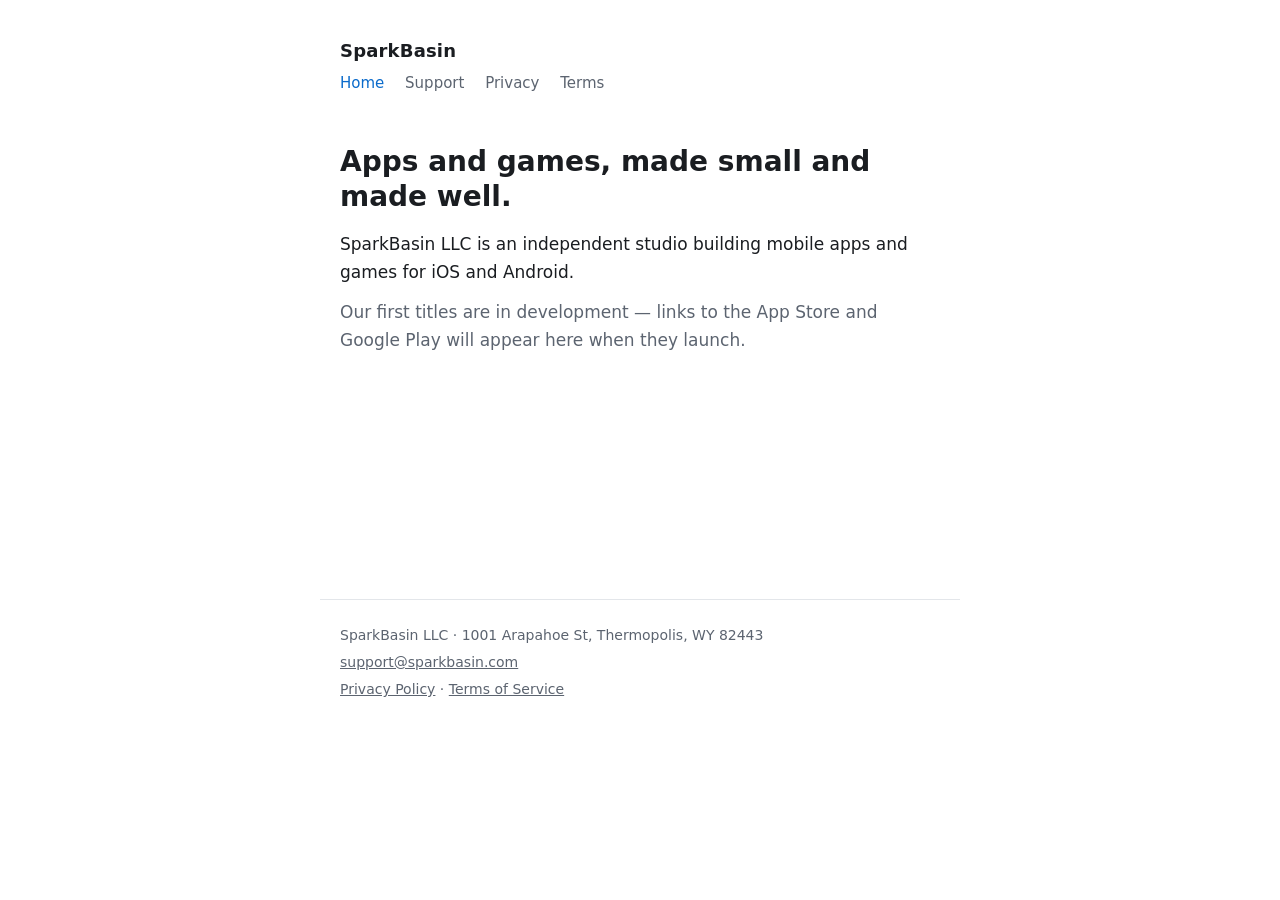
<file: index.html>
<!doctype html>
<html lang="en">
<head>
  <meta charset="utf-8">
  <meta name="viewport" content="width=device-width, initial-scale=1">
  <title>SparkBasin LLC</title>
  <meta name="description" content="SparkBasin LLC builds mobile apps and games for iOS and Android.">
  <link rel="canonical" href="https://sparkbasin.com/">
  <link rel="stylesheet" href="/assets/site.css">
</head>
<body>
  <header class="site">
    <a class="brand" href="/">SparkBasin</a>
    <nav>
      <a href="/" aria-current="page">Home</a>
      <a href="/support/">Support</a>
      <a href="/privacy/">Privacy</a>
      <a href="/terms/">Terms</a>
    </nav>
  </header>

  <main>
    <h1>Apps and games, made small and made well.</h1>
    <p>SparkBasin LLC is an independent studio building mobile apps and games
    for iOS and Android.</p>
    <p class="muted">Our first titles are in development — links to the App
    Store and Google Play will appear here when they launch.</p>
  </main>

  <footer class="site">
    <p>SparkBasin LLC · 1001 Arapahoe St, Thermopolis, WY 82443</p>
    <p><a href="mailto:support@sparkbasin.com">support@sparkbasin.com</a></p>
    <p><a href="/privacy/">Privacy Policy</a> · <a href="/terms/">Terms of Service</a></p>
  </footer>
</body>
</html>
</file>
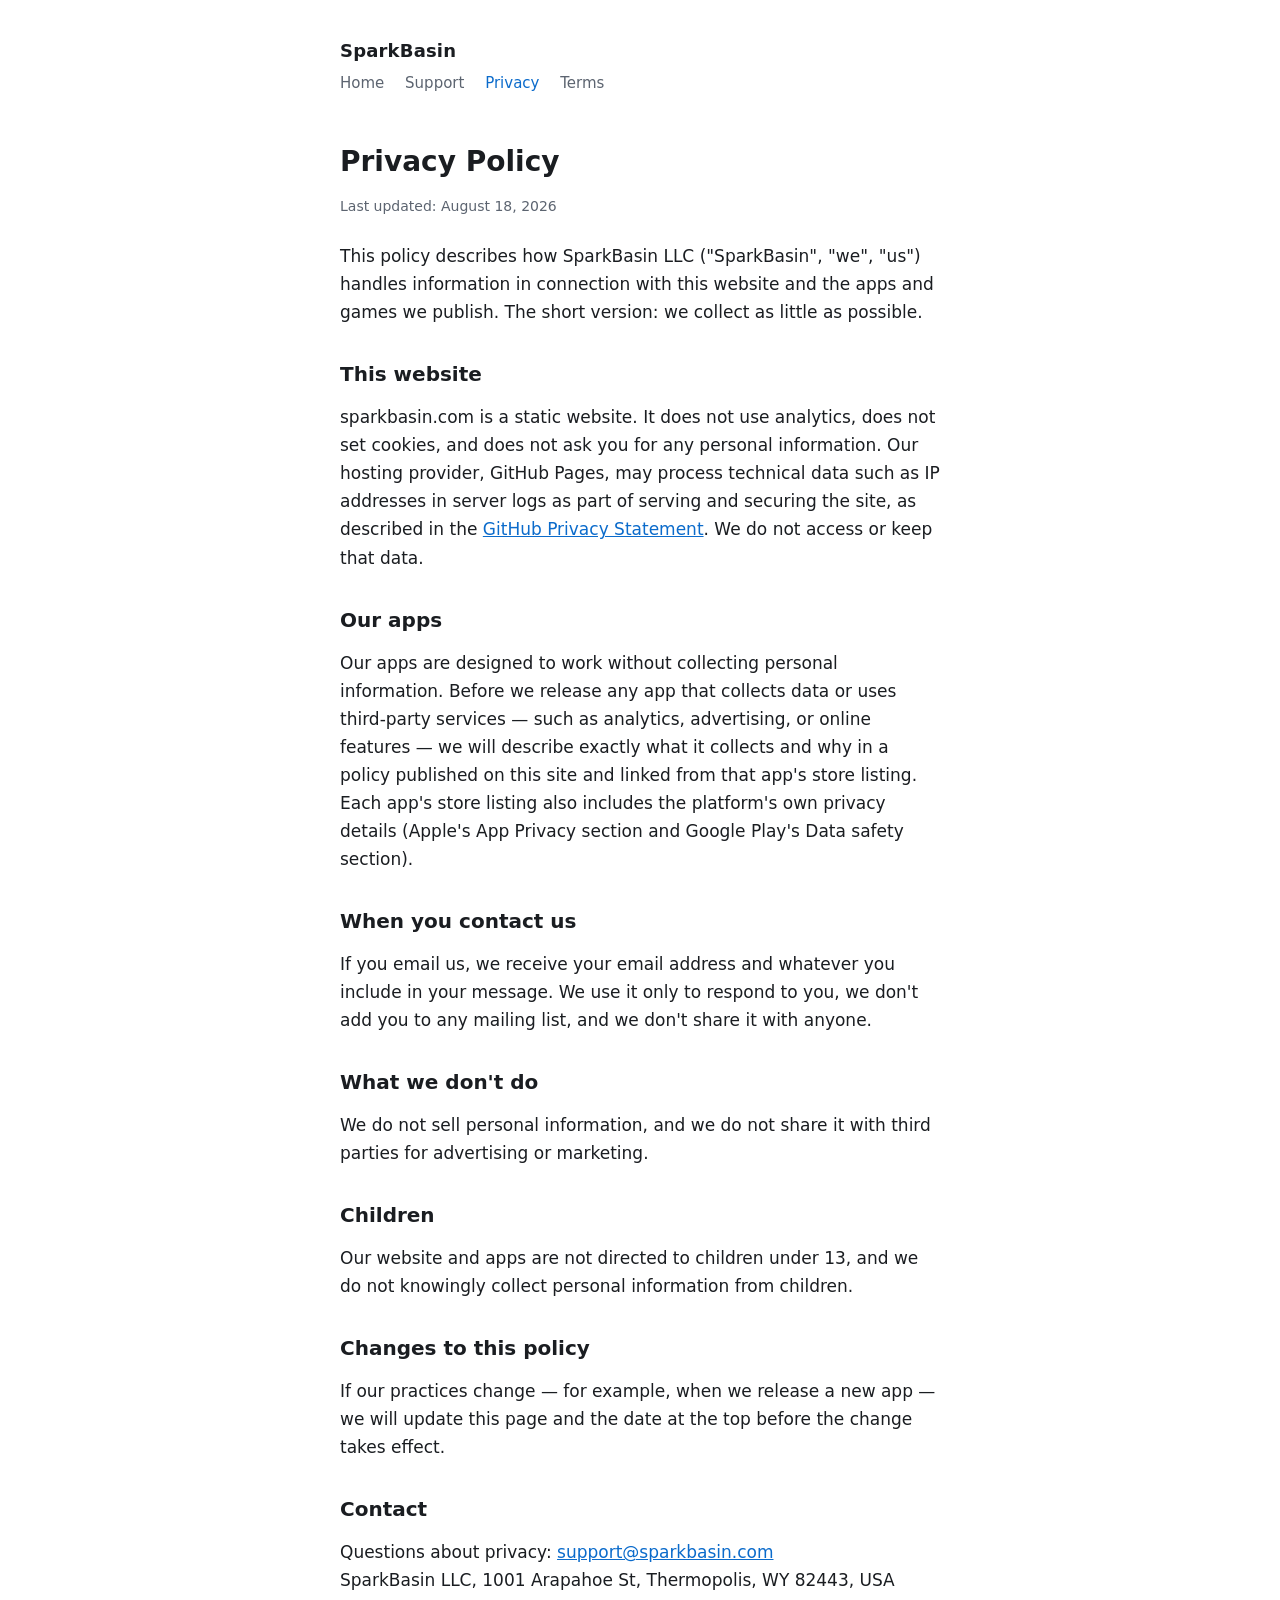
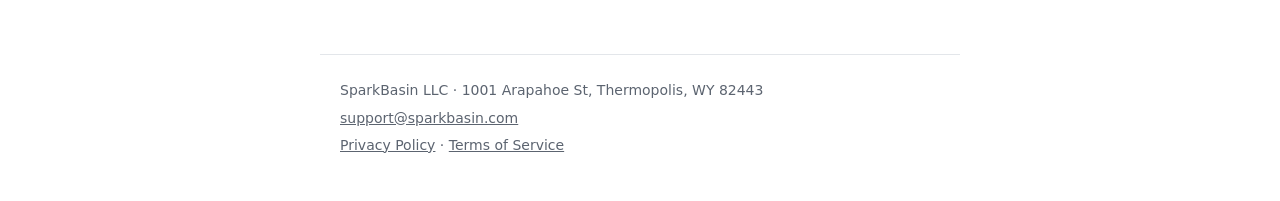
<file: privacy/index.html>
<!doctype html>
<html lang="en">
<head>
  <meta charset="utf-8">
  <meta name="viewport" content="width=device-width, initial-scale=1">
  <title>Privacy Policy — SparkBasin LLC</title>
  <meta name="description" content="Privacy policy for SparkBasin LLC, its website, and its apps and games.">
  <link rel="canonical" href="https://sparkbasin.com/privacy/">
  <link rel="stylesheet" href="/assets/site.css">
</head>
<body>
  <header class="site">
    <a class="brand" href="/">SparkBasin</a>
    <nav>
      <a href="/">Home</a>
      <a href="/support/">Support</a>
      <a href="/privacy/" aria-current="page">Privacy</a>
      <a href="/terms/">Terms</a>
    </nav>
  </header>

  <main>
    <h1>Privacy Policy</h1>
    <p class="updated">Last updated: August 18, 2026</p>

    <p>This policy describes how SparkBasin LLC ("SparkBasin", "we", "us")
    handles information in connection with this website and the apps and
    games we publish. The short version: we collect as little as
    possible.</p>

    <h2>This website</h2>
    <p>sparkbasin.com is a static website. It does not use analytics, does
    not set cookies, and does not ask you for any personal information. Our
    hosting provider, GitHub Pages, may process technical data such as IP
    addresses in server logs as part of serving and securing the site, as
    described in the
    <a href="https://docs.github.com/en/site-policy/privacy-policies/github-general-privacy-statement">GitHub
    Privacy Statement</a>. We do not access or keep that data.</p>

    <h2>Our apps</h2>
    <p>Our apps are designed to work without collecting personal
    information. Before we release any app that collects data or uses
    third-party services — such as analytics, advertising, or online
    features — we will describe exactly what it collects and why in a policy
    published on this site and linked from that app's store listing. Each
    app's store listing also includes the platform's own privacy details
    (Apple's App Privacy section and Google Play's Data safety section).</p>

    <!-- Per-app policies live at /privacy/<app-slug>/ and get linked from
         a list here once apps ship. Update this page to match each app's
         actual data practices BEFORE its store submission. -->

    <h2>When you contact us</h2>
    <p>If you email us, we receive your email address and whatever you
    include in your message. We use it only to respond to you, we don't add
    you to any mailing list, and we don't share it with anyone.</p>

    <h2>What we don't do</h2>
    <p>We do not sell personal information, and we do not share it with
    third parties for advertising or marketing.</p>

    <h2>Children</h2>
    <p>Our website and apps are not directed to children under 13, and we do
    not knowingly collect personal information from children.</p>

    <h2>Changes to this policy</h2>
    <p>If our practices change — for example, when we release a new app —
    we will update this page and the date at the top before the change takes
    effect.</p>

    <h2>Contact</h2>
    <p>Questions about privacy:
    <a href="mailto:support@sparkbasin.com">support@sparkbasin.com</a><br>
    SparkBasin LLC, 1001 Arapahoe St, Thermopolis, WY 82443, USA</p>
  </main>

  <footer class="site">
    <p>SparkBasin LLC · 1001 Arapahoe St, Thermopolis, WY 82443</p>
    <p><a href="mailto:support@sparkbasin.com">support@sparkbasin.com</a></p>
    <p><a href="/privacy/">Privacy Policy</a> · <a href="/terms/">Terms of Service</a></p>
  </footer>
</body>
</html>
</file>
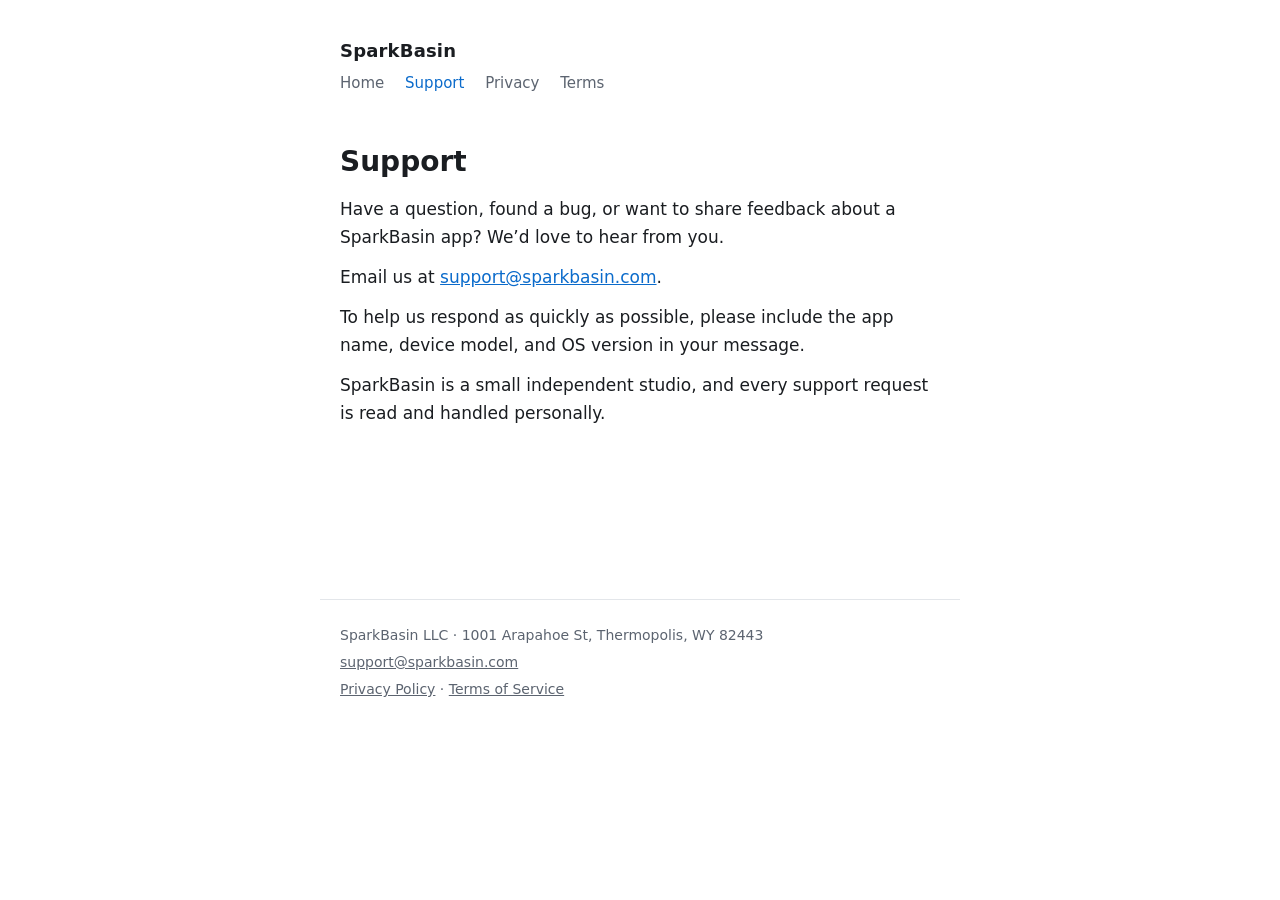
<file: support/index.html>
<!doctype html>
<html lang="en">
<head>
  <meta charset="utf-8">
  <meta name="viewport" content="width=device-width, initial-scale=1">
  <title>Support — SparkBasin LLC</title>
  <meta name="description" content="Get help with SparkBasin apps and games.">
  <link rel="canonical" href="https://sparkbasin.com/support/">
  <link rel="stylesheet" href="/assets/site.css">
</head>
<body>
  <header class="site">
    <a class="brand" href="/">SparkBasin</a>
    <nav>
      <a href="/">Home</a>
      <a href="/support/" aria-current="page">Support</a>
      <a href="/privacy/">Privacy</a>
      <a href="/terms/">Terms</a>
    </nav>
  </header>

  <main>
    <h1>Support</h1>
    <p>Have a question, found a bug, or want to share feedback about a
    SparkBasin app? We&rsquo;d love to hear from you.</p>
    <p>Email us at
    <a href="mailto:support@sparkbasin.com">support@sparkbasin.com</a>.</p>
    <p>To help us respond as quickly as possible, please include the app
    name, device model, and OS version in your message.</p>
    <p>SparkBasin is a small independent studio, and every support request
    is read and handled personally.</p>
  </main>

  <footer class="site">
    <p>SparkBasin LLC · 1001 Arapahoe St, Thermopolis, WY 82443</p>
    <p><a href="mailto:support@sparkbasin.com">support@sparkbasin.com</a></p>
    <p><a href="/privacy/">Privacy Policy</a> · <a href="/terms/">Terms of Service</a></p>
  </footer>
</body>
</html>
</file>
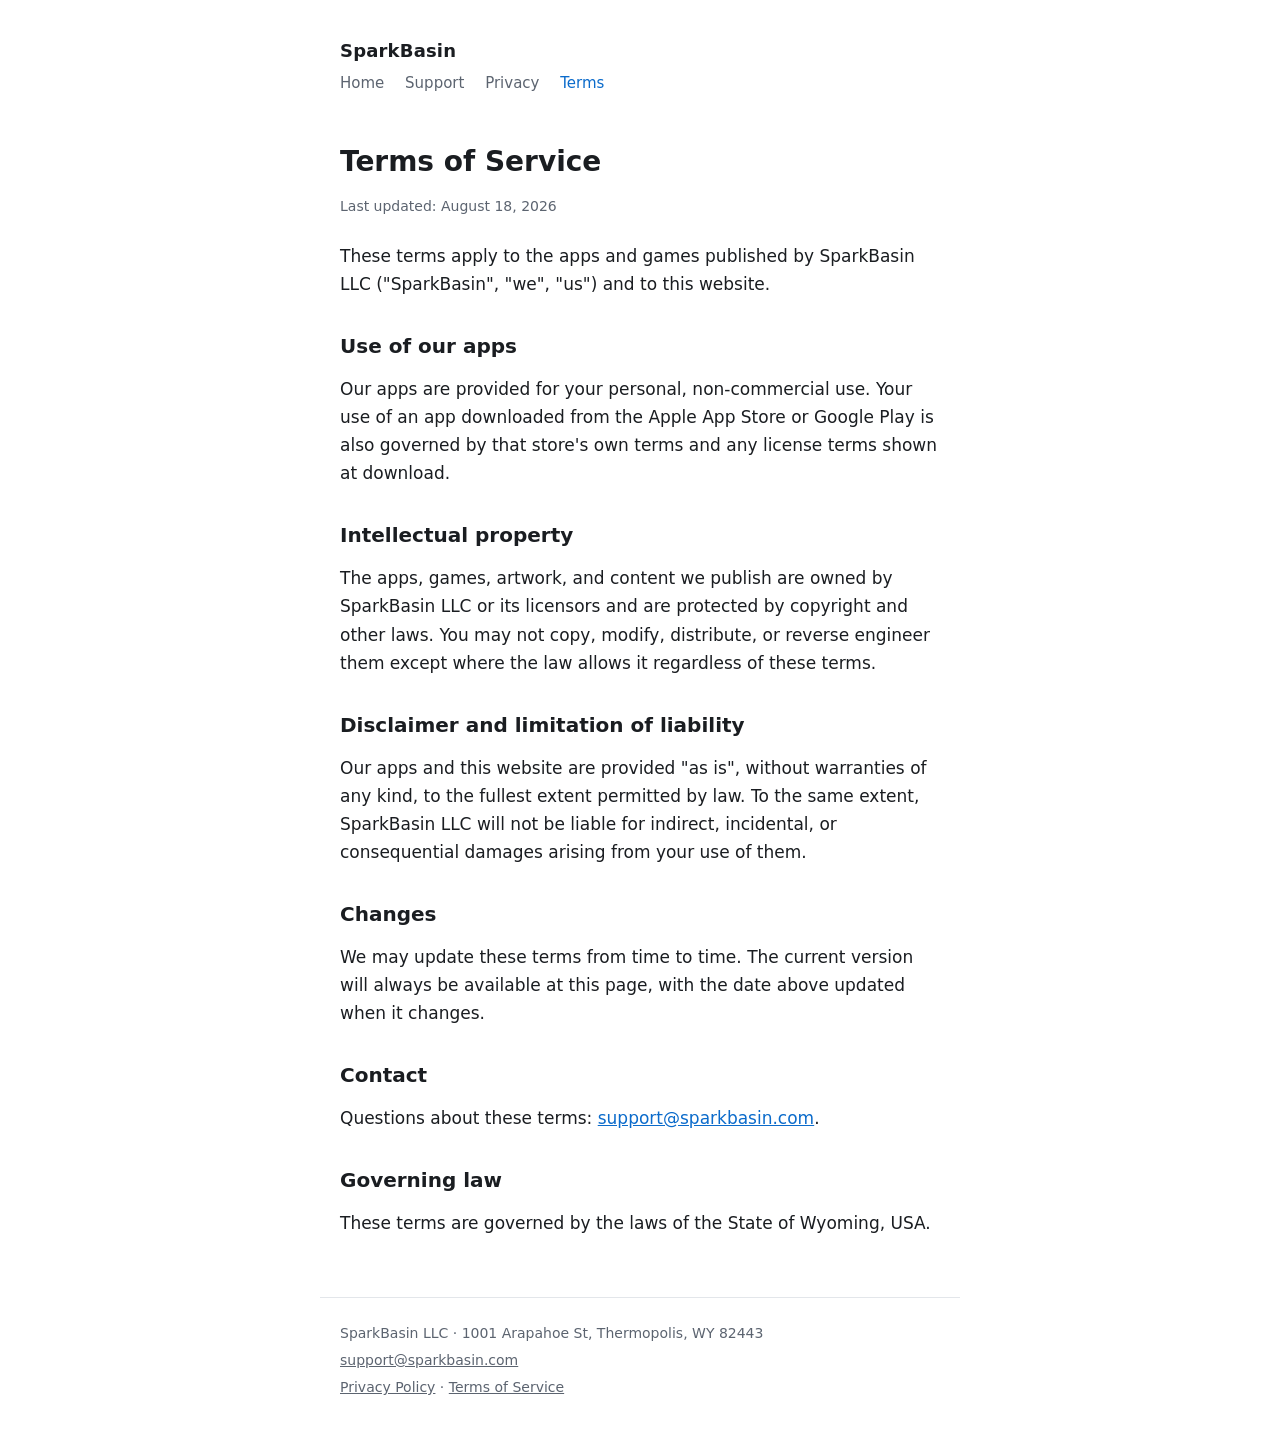
<file: terms/index.html>
<!doctype html>
<html lang="en">
<head>
  <meta charset="utf-8">
  <meta name="viewport" content="width=device-width, initial-scale=1">
  <title>Terms of Service — SparkBasin LLC</title>
  <meta name="description" content="Terms of service for SparkBasin LLC apps and games.">
  <link rel="canonical" href="https://sparkbasin.com/terms/">
  <link rel="stylesheet" href="/assets/site.css">
</head>
<body>
  <header class="site">
    <a class="brand" href="/">SparkBasin</a>
    <nav>
      <a href="/">Home</a>
      <a href="/support/">Support</a>
      <a href="/privacy/">Privacy</a>
      <a href="/terms/" aria-current="page">Terms</a>
    </nav>
  </header>

  <main>
    <h1>Terms of Service</h1>
    <p class="updated">Last updated: August 18, 2026</p>

    <p>These terms apply to the apps and games published by SparkBasin LLC
    ("SparkBasin", "we", "us") and to this website.</p>

    <h2>Use of our apps</h2>
    <p>Our apps are provided for your personal, non-commercial use. Your use
    of an app downloaded from the Apple App Store or Google Play is also
    governed by that store's own terms and any license terms shown at
    download.</p>

    <h2>Intellectual property</h2>
    <p>The apps, games, artwork, and content we publish are owned by
    SparkBasin LLC or its licensors and are protected by copyright and other
    laws. You may not copy, modify, distribute, or reverse engineer them
    except where the law allows it regardless of these terms.</p>

    <h2>Disclaimer and limitation of liability</h2>
    <p>Our apps and this website are provided "as is", without warranties of
    any kind, to the fullest extent permitted by law. To the same extent,
    SparkBasin LLC will not be liable for indirect, incidental, or
    consequential damages arising from your use of them.</p>

    <h2>Changes</h2>
    <p>We may update these terms from time to time. The current version will
    always be available at this page, with the date above updated when it
    changes.</p>

    <h2>Contact</h2>
    <p>Questions about these terms:
    <a href="mailto:support@sparkbasin.com">support@sparkbasin.com</a>.</p>

    <h2>Governing law</h2>
    <p>These terms are governed by the laws of the State of Wyoming, USA.</p>
  </main>

  <footer class="site">
    <p>SparkBasin LLC · 1001 Arapahoe St, Thermopolis, WY 82443</p>
    <p><a href="mailto:support@sparkbasin.com">support@sparkbasin.com</a></p>
    <p><a href="/privacy/">Privacy Policy</a> · <a href="/terms/">Terms of Service</a></p>
  </footer>
</body>
</html>
</file>
<file: assets/site.css>
/* SparkBasin LLC — site styles */

:root {
  --bg: #ffffff;
  --text: #1a1d21;
  --muted: #5c6470;
  --accent: #0b6bcb;
  --rule: #e3e6ea;
  --max: 40rem;
}

@media (prefers-color-scheme: dark) {
  :root {
    --bg: #14161a;
    --text: #e8eaed;
    --muted: #9aa3ad;
    --accent: #6cb2f5;
    --rule: #2a2e34;
  }
}

* { box-sizing: border-box; }

html { -webkit-text-size-adjust: 100%; }

body {
  margin: 0;
  background: var(--bg);
  color: var(--text);
  font-family: ui-sans-serif, system-ui, -apple-system, "Segoe UI", Roboto,
    "Helvetica Neue", Arial, sans-serif;
  font-size: 1.0625rem;
  line-height: 1.65;
}

header.site, main, footer.site {
  max-width: var(--max);
  margin: 0 auto;
  padding: 0 1.25rem;
}

header.site {
  padding-top: 2.25rem;
  padding-bottom: 0.5rem;
}

header.site .brand {
  font-weight: 700;
  font-size: 1.125rem;
  letter-spacing: 0.01em;
  text-decoration: none;
  color: var(--text);
}

header.site nav {
  margin-top: 0.35rem;
  font-size: 0.9375rem;
}

header.site nav a {
  color: var(--muted);
  text-decoration: none;
  margin-right: 1rem;
}

header.site nav a:hover,
header.site nav a[aria-current="page"] {
  color: var(--accent);
}

main {
  padding-top: 2.5rem;
  padding-bottom: 3rem;
  min-height: 55vh;
}

h1 { font-size: 1.75rem; line-height: 1.25; margin: 0 0 1rem; }
h2 { font-size: 1.25rem; margin: 2rem 0 0.5rem; }

p { margin: 0.75rem 0; }

a { color: var(--accent); }

ul { padding-left: 1.25rem; }

.muted { color: var(--muted); }

.updated {
  color: var(--muted);
  font-size: 0.875rem;
  margin-bottom: 1.5rem;
}

footer.site {
  border-top: 1px solid var(--rule);
  padding-top: 1.25rem;
  padding-bottom: 2.5rem;
  font-size: 0.875rem;
  color: var(--muted);
}

footer.site p { margin: 0.25rem 0; }

footer.site a { color: var(--muted); }
</file>
